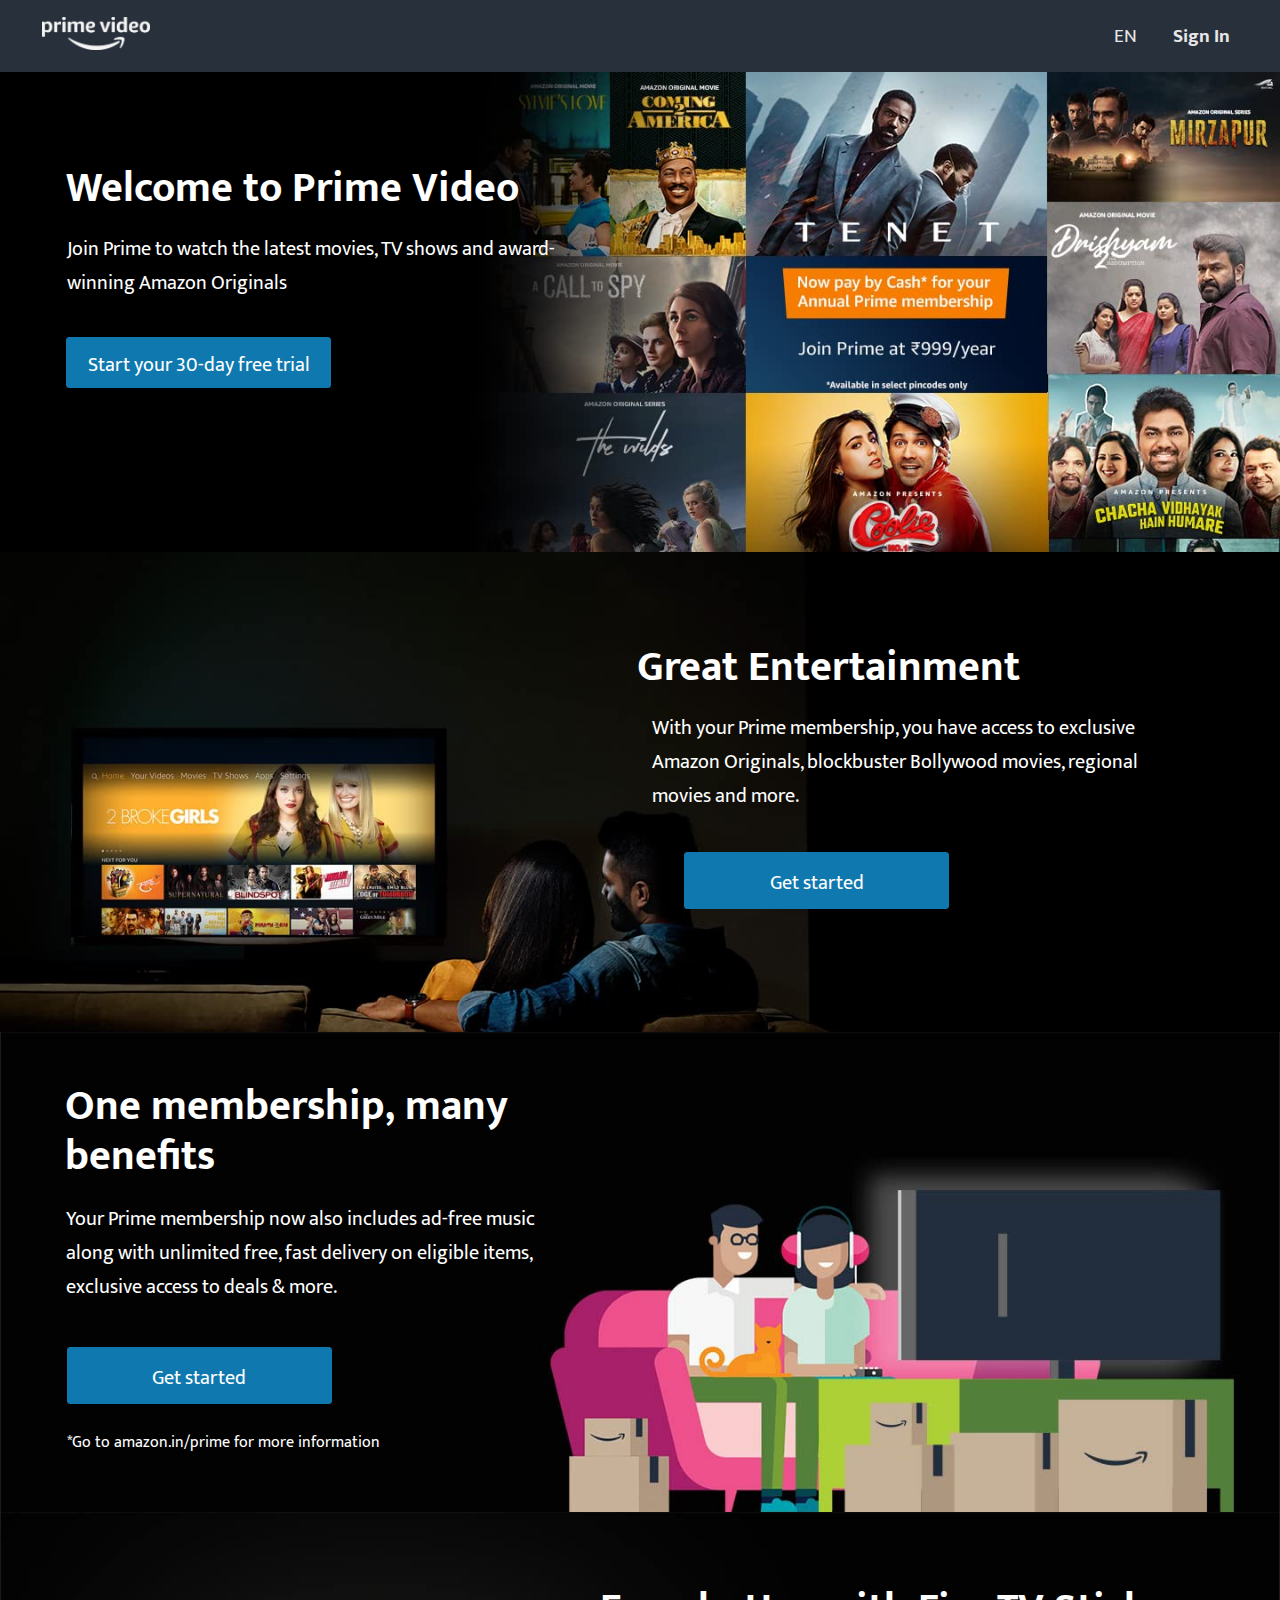
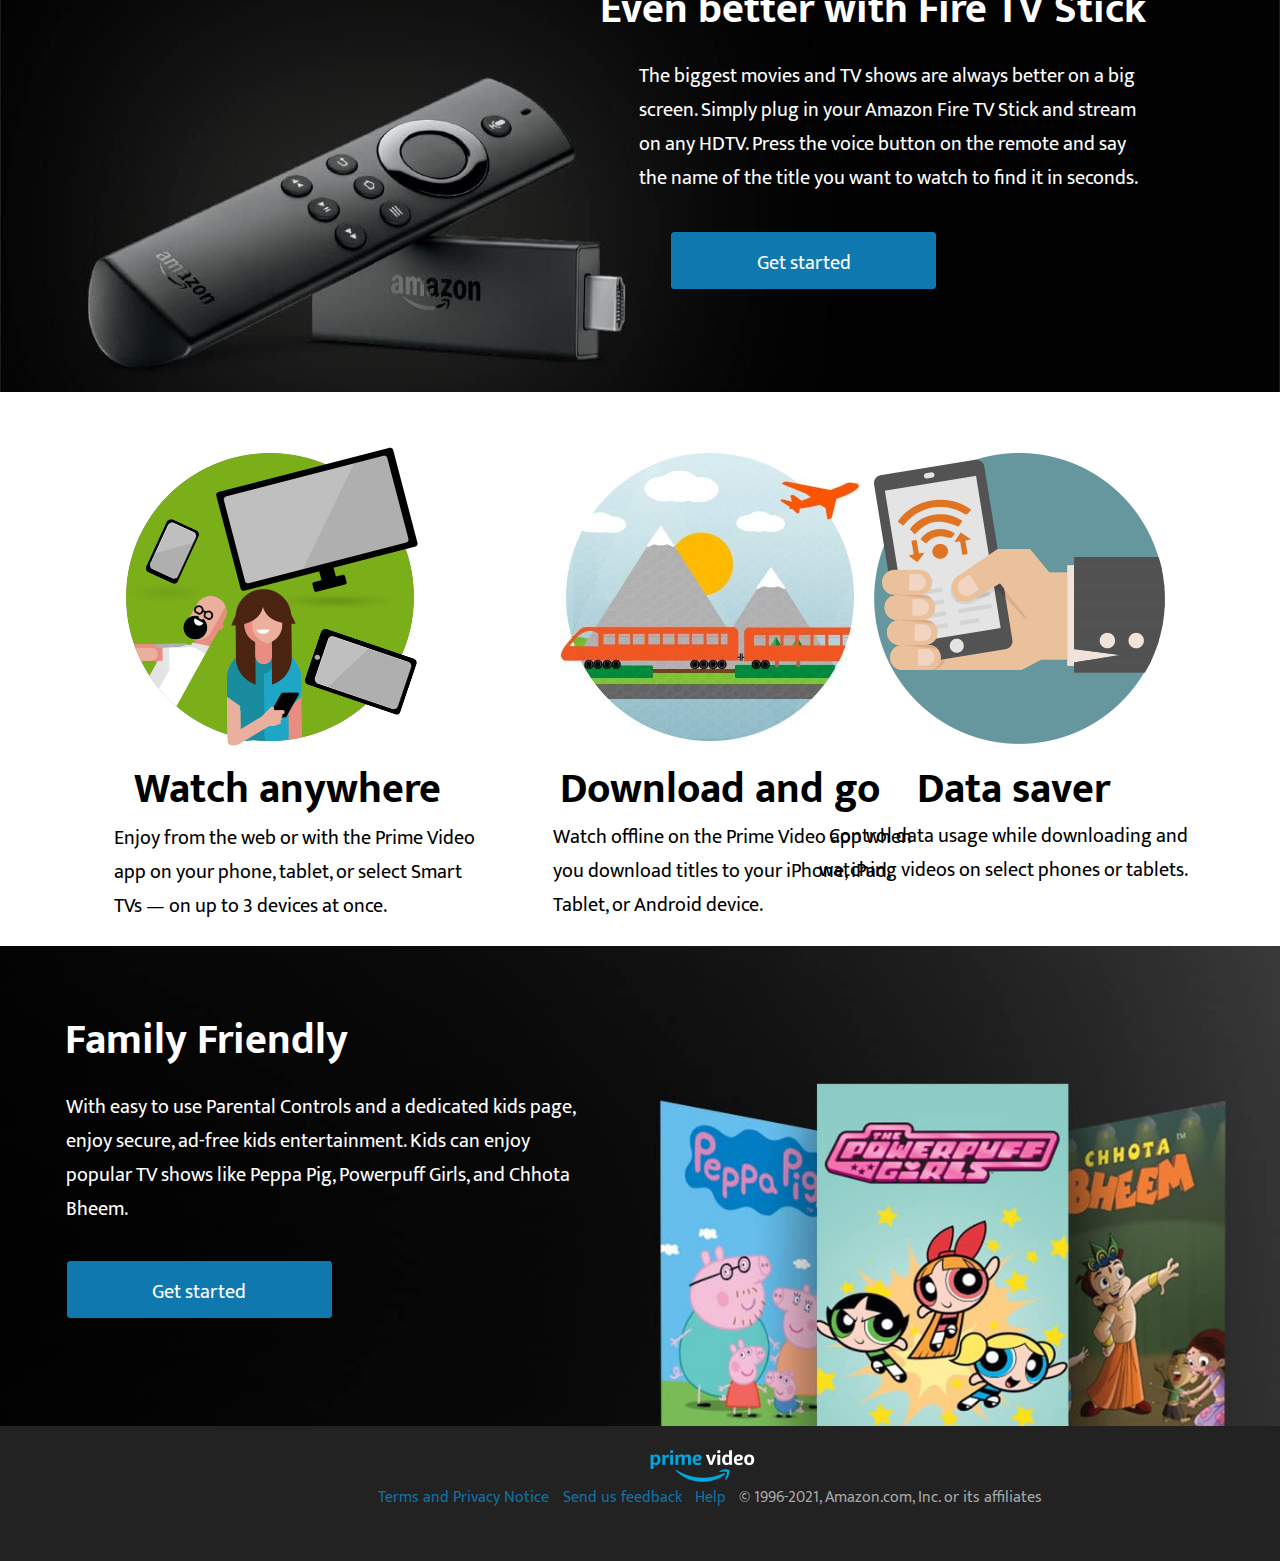
<file: AmazonPrime-FirstPage/HTML/index.html>
<!DOCTYPE html>
<html lang="en">
<head>
    <meta charset="UTF-8">
    <meta http-equiv="X-UA-Compatible" content="IE=edge">
    <meta name="viewport" content="width=device-width, initial-scale=1.0">
    <title>Welcome to Prime Video</title>
    <link rel="stylesheet" href="../CSS/style.css">
    <link rel="shortcut icon" href="../images/favicon_prime.png" type="image/x-icon">
    <link rel="preconnect" href="https://fonts.gstatic.com">
    <link href="https://fonts.googleapis.com/css2?family=Mukta:wght@300&display=swap" rel="stylesheet">
</head>
<body>
    <header>
        <div id="main-head">
            <a href="index.html"><img id="logo" src="../images/Prime_Video_Logo.png" alt="main-logo"></a>
            <h3 id="lang">EN</h3>
            <a href="https://www.primevideo.com/auth-redirect/ref=atv_nb_sign_in?signin=1&returnUrl=%2F%3Fref_%3Ddv_web_force_root"><h3 id="sign-in">Sign In</h3></a>
        </div>
    </header>
    <div class="welcome-view">
        <h1>Welcome to Prime Video</h1>
        <h3>Join Prime to watch the latest movies, TV shows and award- <br> winning Amazon Originals</h3>
        <a href="https://www.primevideo.com/region/eu/auth-redirect/ref_=dvm_mlp_in_ai_s_g_unrec_lego/ref=atv_mlp_default_ft?_encoding=UTF8&amp%3BreturnUrl=%2Fregion%2Ffr%2F&deviceTypeId=A13Q6A55DBZB7M&signin=1"><h3 id="trial">Start your 30-day free trial</h3></a>
    </div>
    <div class="tv-view">
        <h1>Great Entertainment</h1>
        <h3>With your Prime membership, you have access to exclusive <br> Amazon Originals, blockbuster Bollywood movies, regional <br> movies and more.</h3>
        <a href="https://www.primevideo.com/region/eu/auth-redirect/ref_=dvm_mlp_in_ai_s_g_unrec_lego3t1/ref=dvm_MLP_IN_Popt_2_ft?_encoding=UTF8&amp%3BreturnUrl=%2Fregion%2Ffr%2F&deviceTypeId=A13Q6A55DBZB7M&signin=1"><h3 id="get-started">Get started</h3></a>
    </div>
    <div class="living-room-view">
        <h1>One membership, many</h1>
        <h2>benefits</h2>
        <h3>Your Prime membership now also includes ad-free music <br> along with unlimited free, fast delivery on eligible items, <br> exclusive access to deals & more.</h3>
        <a href="https://www.primevideo.com/region/eu/auth-redirect/ref_=dvm_mlp_in_ai_s_g_unrec_lego5t1/ref=dvm_MLP_IN_Prime_3_ft?_encoding=UTF8&amp%3BreturnUrl=%2Fregion%2Ffr%2F&deviceTypeId=A13Q6A55DBZB7M&signin=1"><h3 id="get-started-2">Get started</h3></a>
        <p>*Go to amazon.in/prime for more information</p>
    </div>
    <div class="fire-stick-view">
        <h1>Even better with Fire TV Stick</h1>
        <h3>The biggest movies and TV shows are always better on a big <br> screen. Simply plug in your Amazon Fire TV Stick and stream <br> on any HDTV. Press the voice button on the remote and say <br> the name of the title you want to watch to find it in seconds.</h3>
        <a href="https://www.primevideo.com/region/eu/auth-redirect/ref_=dvm_mlp_in_ai_s_g_unrec_6legot1/ref=dvm_MLP_IN_FTV_ft?_encoding=UTF8&amp%3BreturnUrl=%2Fregion%2Ffr%2F&deviceTypeId=A13Q6A55DBZB7M&signin=1"><h3 id="get-started-3">Get started</h3></a>
    </div>
    <div class="white-bg-view">
        <img id="watch-anywhere-img" src="../images/sub1.png" alt="watch anywhere">
        <h1>Watch anywhere</h1>
        <h3>Enjoy from the web or with the Prime Video <br> app on your phone, tablet, or select Smart <br> TVs — on up to 3 devices at once.</h3>
        <img id="download-go-img" src="../images/sub2.jpg" alt="download and go">
        <h1 id="sub_head1">Download and go</h1>
        <h3 id="sub_head2">Watch offline on the Prime Video app when <br> you download titles to your iPhone, iPad, <br> Tablet, or Android device.</h3>
        <img src="../images/sub3.png" alt="data saver" id="data-saver-img">
        <h1 id="sub_head3">Data saver</h1>
        <h3 id="sub_head4">Control data usage while downloading and <br> watching videos on select phones or tablets.</h3>
    </div>
    <div class="fam-friendly-view">
        <h1>Family Friendly</h1>
        <h3>With easy to use Parental Controls and a dedicated kids page, <br> enjoy secure, ad-free kids entertainment. Kids can enjoy <br> popular TV shows like Peppa Pig, Powerpuff Girls, and Chhota <br> Bheem.</h3>
        <a href="https://www.primevideo.com/region/eu/auth-redirect/ref_=dvm_mlp_in_ai_s_g_unrec_8legot1/ref=dvm_MLP_IN_family_ft?_encoding=UTF8&amp%3BreturnUrl=%2Fregion%2Ffr%2F&deviceTypeId=A13Q6A55DBZB7M&signin=1"><h3 id="get-started-4">Get started</h3></a>
    </div>
    <footer>
        <div class="main-footer">
            <img src="../images/footer_logo.png" alt="logo" id="footer-logo">
            <div id="links">
                <a id="link1" href="https://www.primevideo.com/help/ref=dvm_MLP_EU_privacy?nodeId=202064890">Terms and Privacy Notice</a>
                <a id="link2" href="https://www.primevideo.com/contactus/ref=dvm_MLP_EU_contact">Send us feedback</a>
                <a id="link3" href="https://www.primevideo.com/help/ref=dvm_MLP_EU_help">Help</a>
                <span id="copyright">© 1996-2021, Amazon.com, Inc. or its affiliates</span>
            </div>
        </div>
    </footer>
</body>
</html>
</file>
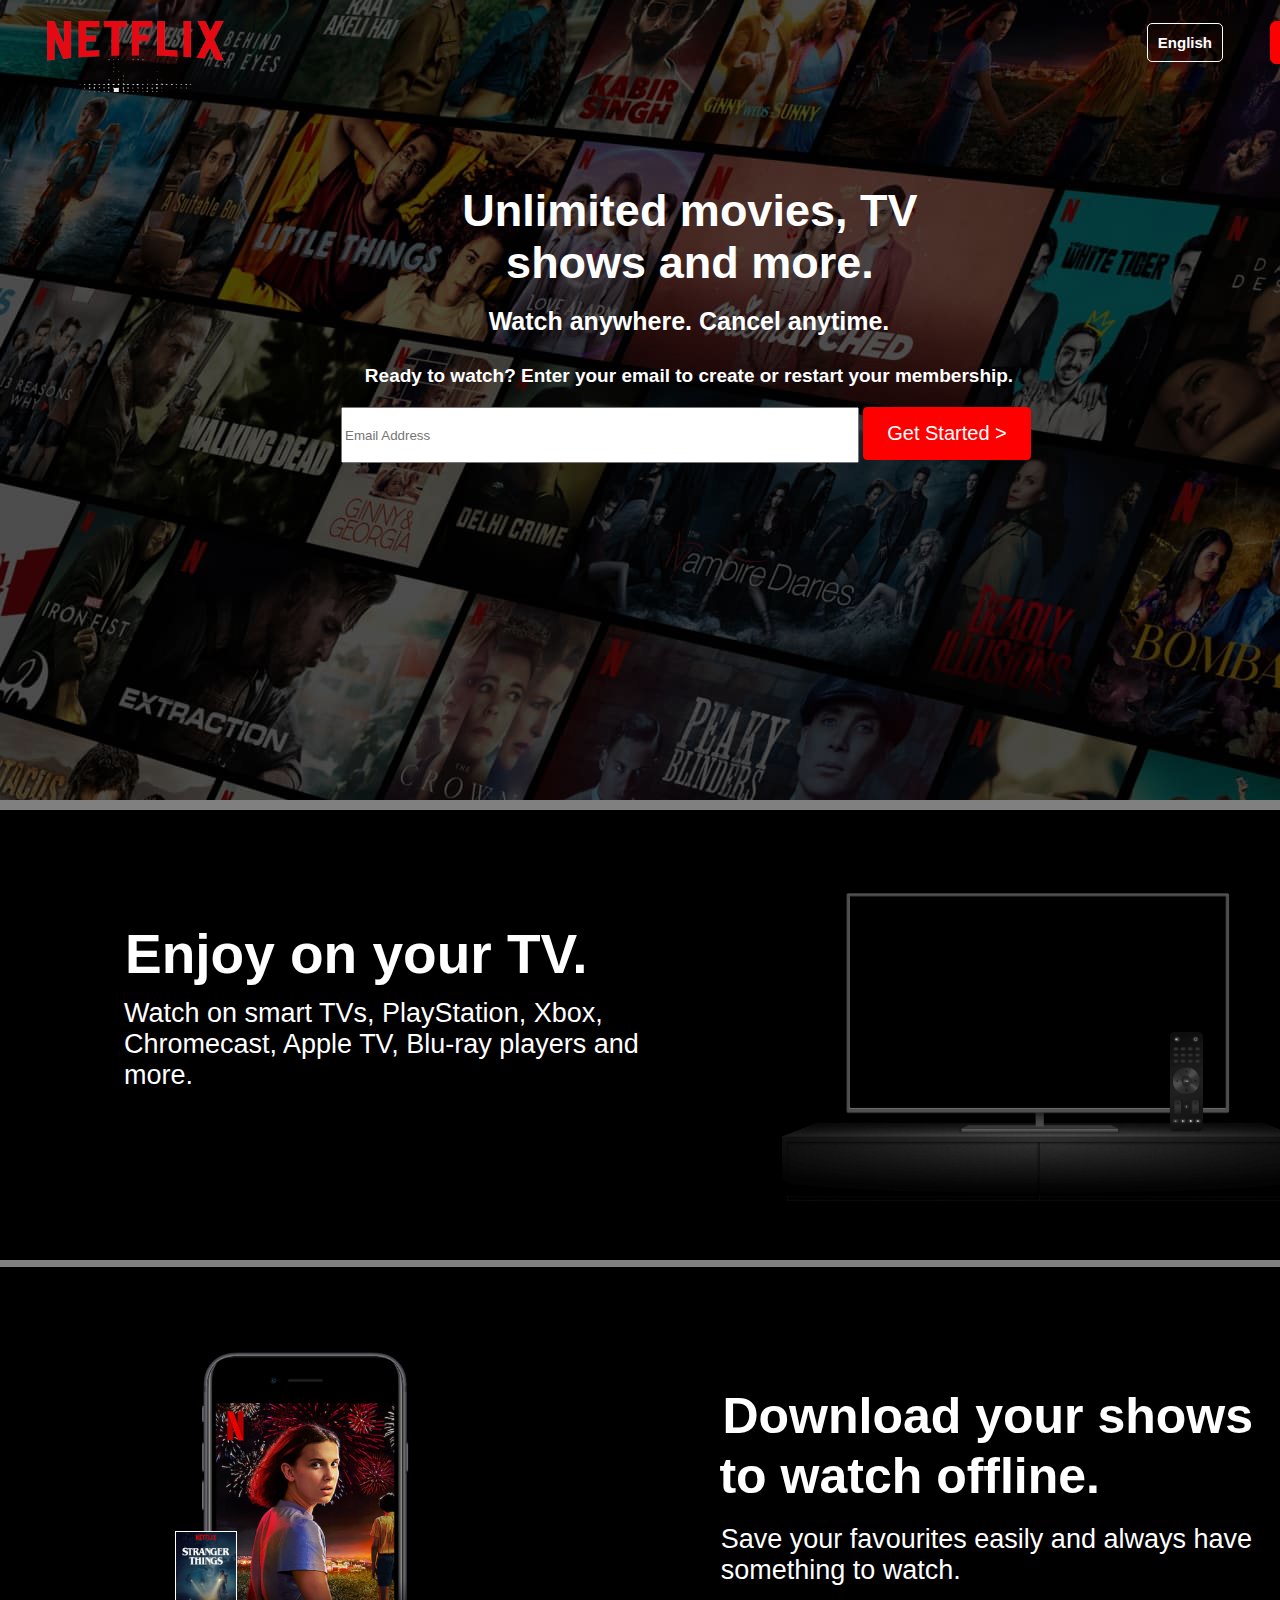
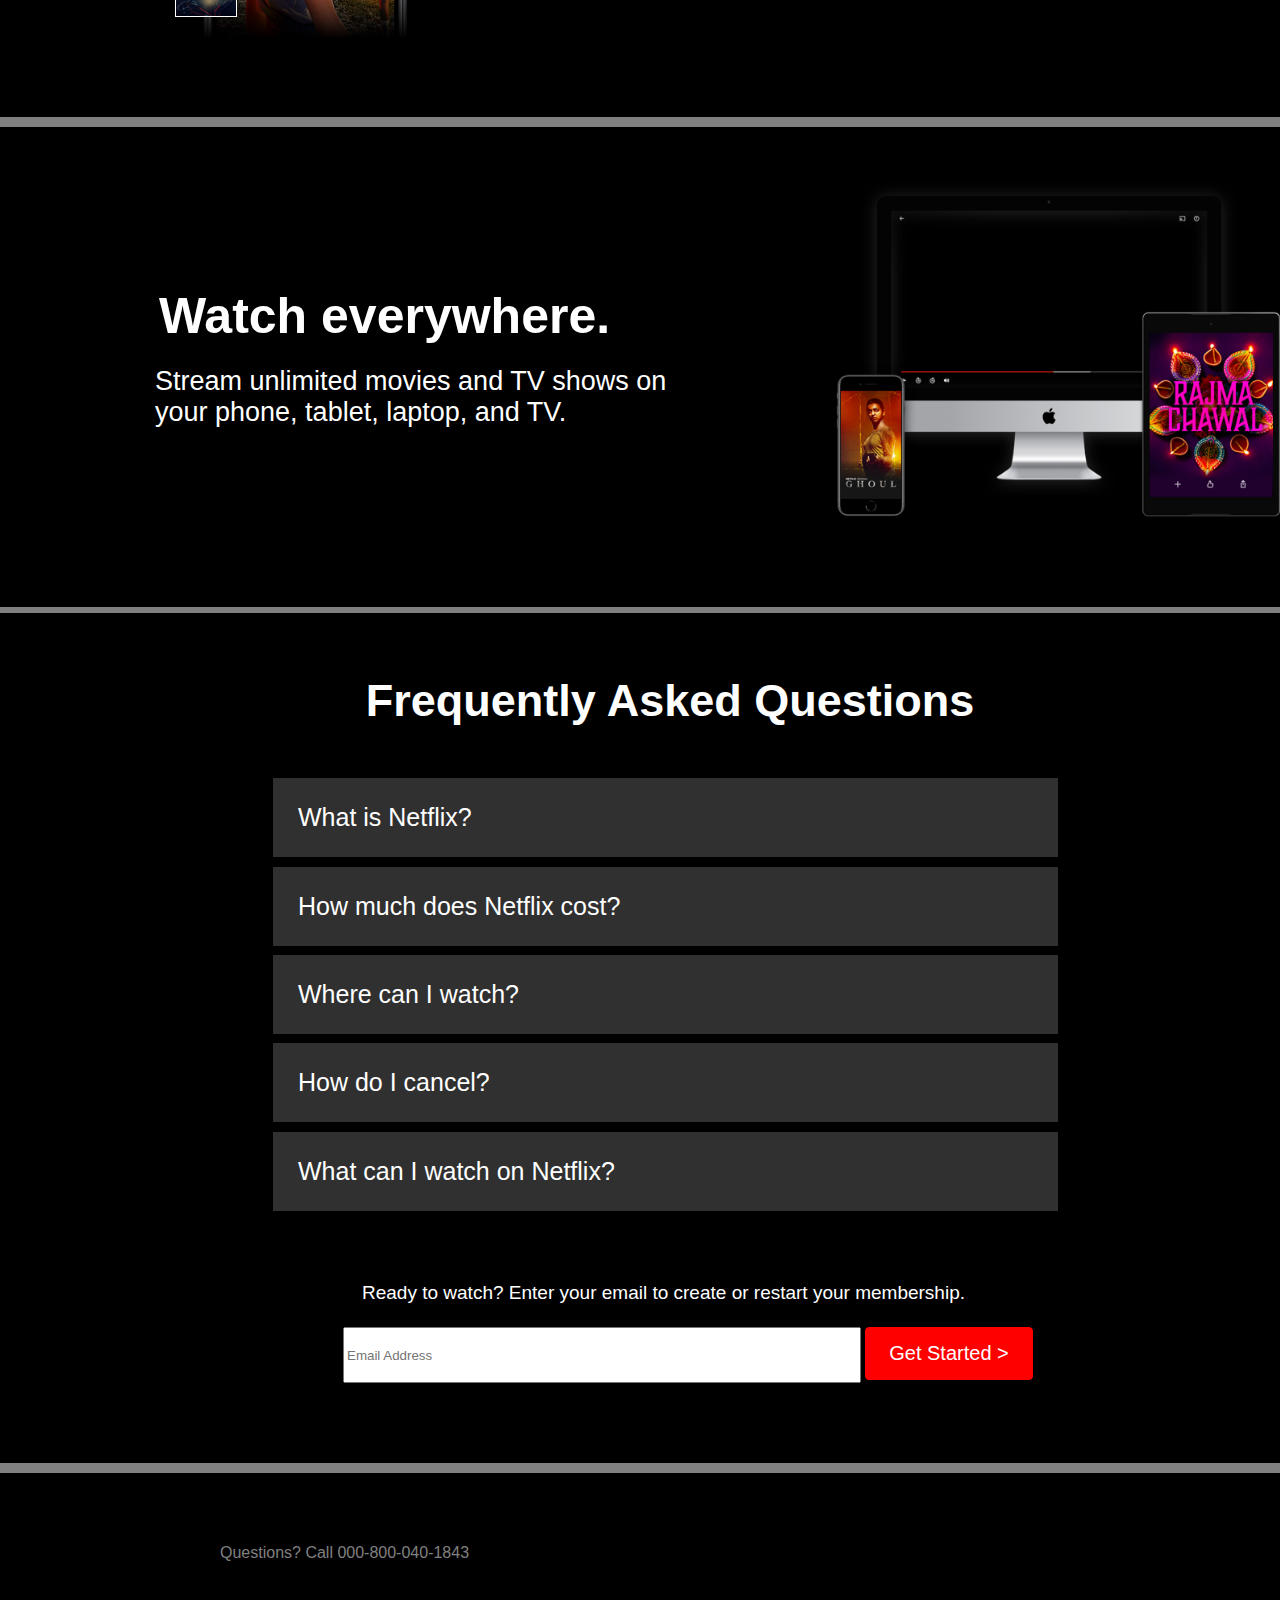
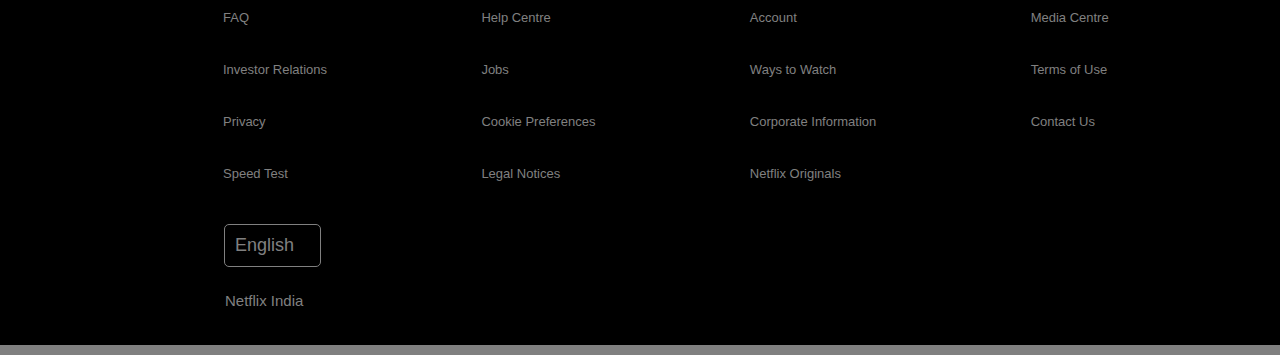
<file: Netflix_Clone/HTML/index.html>
<!DOCTYPE html>
<html lang="en">
<head>
    <meta charset="UTF-8">
    <meta http-equiv="X-UA-Compatible" content="IE=edge">
    <meta name="viewport" content="width=device-width, initial-scale=1.0">
    <title>Netflix India – Watch TV Shows Online, Watch Movies Online</title>
    <link rel="stylesheet" href="../CSS/index.css">
    <link rel="shortcut icon" href="../Images/logo-net.jfif" type="image/x-icon">
</head>
<body>
    <div class="head">
        <img src="../Images/netflix-logo1.png" alt="main-logo">
        <div class="main-content">
            <p class="lang">English</p>
            <p class="sign-in">Sign In</p>
            <h1 class="main1">Unlimited movies, TV <br>shows and more.</h1>
            <h1 class="main2">Watch anywhere. Cancel anytime.</h1>
            <h1 class="main3">Ready to watch? Enter your email to create or restart your membership.</h1>
        </div>
        <form>
            <input type="email" id="email" name="email" placeholder="Email Address">
            <input type="submit" id="submit" value="Get Started >">
        </form>
    </div>
    <div class="middle">
        <h1>Enjoy on your TV.</h1>
        <h2>Watch on smart TVs, PlayStation, Xbox, <br> Chromecast, Apple TV, Blu-ray players and <br> more.</h2>
        <img src="../Images/tv.png" alt="tv-img">
    </div>
    <div class="middle-phone">
        <h1>Download your shows</h1>
        <h3>to watch offline.</h3>
        <h2>Save your favourites easily and always have <br> something to watch.</h2>
        <img class="mobile" src="../Images/mobile.jpg" alt="img-mobile">
        <img class="mobile-top-img" src="../Images/stg-img.png" alt="img-phone-logo">
    </div>
    <div class="bottom">
        <h1>Watch everywhere.</h1>
        <h2>Stream unlimited movies and TV shows on <br> your phone, tablet, laptop, and TV.</h2>
        <img src="../Images/mac.png" alt="img-mac">
    </div>
    <div class="footer">
        <h1 id="foot-heading">Frequently Asked Questions</h1>
        <div class="foot">
            <h2 class="faq1">What is Netflix?</h2>
            <h2 class="faq2">How much does Netflix cost?</h2>
            <h2 class="faq3">Where can I watch?</h2>
            <h2 class="faq4">How do I cancel?</h2>
            <h2 class="faq5">What can I watch on Netflix?</h2>
        </div>
        <h4>Ready to watch? Enter your email to create or restart your membership.</h4>
        <form>
            <input type="email" id="email" name="email" placeholder="Email Address">
            <input type="submit" id="submit" value="Get Started >">
        </form>
    </div>
    <div class="contact-us">
        <p id="ctc-num">Questions? Call 000-800-040-1843</p>
        <p class="lang-bottom">English</p>
        <p class="cc">Netflix India</p>
        <div class="help">
            <p class="row-1"><a href="#">FAQ</a></p>
            <p class="row-2"><a href="#">Help Centre</a></p>
            <p class="row-3"><a href="#">Account</a></p>
            <p class="row-4"><a href="#">Media Centre</a></p>
            <p class="row-5"><a href="#">Investor Relations</a></p>
            <p class="row-6"><a href="#">Jobs</a></p>
            <p class="row-7"><a href="#">Ways to Watch</a></p>
            <p class="row-8"><a href="#">Terms of Use</a></p>
            <p class="row-9"><a href="#">Privacy</a></p>
            <p class="row-10"><a href="#">Cookie Preferences</a></p>
            <p class="row-11"><a href="#">Corporate Information</a></p>
            <p class="row-12"><a href="#">Contact Us</a></p>
            <p class="row-13"><a href="#">Speed Test</a></p>
            <p class="row-14"><a href="#">Legal Notices</a></p>
            <p class="row-15"><a href="#">Netflix Originals</a></p>
        </div>
    </div>
</body>
</html>
</file>
<file: AmazonPrime-FirstPage/CSS/style.css>
body{
    margin: 0;
    padding: 0;
}

a{
    text-decoration: none;
}

header{
    position: sticky;
    z-index: 100;
    top: 0;
}

#main-head{
    height: 72px;
    background-color: #48556A;;
    background-image: linear-gradient(315deg, #485461 0%, #28313b 0%);
}

#logo{
    width: 108px;
    position: relative;
    top: 17px;
    left: 42px;
}

#lang{
    color: #e6e6e6;
    font-weight: normal;
    font-family: 'Mukta', sans-serif;
    position: absolute;
    top: 2px;
    right: 143px;
}

#sign-in{
    color: #e6e6e6;
    font-weight: normal;
    font-family: 'Mukta', sans-serif;
    position: absolute;
    top: 2px;
    right: 50px;
    font-weight: bold;
}

.welcome-view{
    height: 480px;
    background-image: url('../images/first_img.jpg');
    background-repeat: no-repeat;
    background-size: cover;
    position: relative;
}

.welcome-view h1{
    color: white;
    font-family: 'Mukta', sans-serif;
    font-weight: bold;
    font-size: 42px;
    position: absolute;
    top: 54px;
    left: 66px;
}

.welcome-view h3{
    color: white;
    font-weight: normal;
    font-family: 'Mukta', sans-serif;
    top: 140px;
    left: 67px;
    position: absolute;
    font-size: 20px;
}

#trial{
    position: absolute;
    color: white;
    border: 1px solid #0f79af;
    background-color: #0f79af;
    font-size: 20px;
    font-family: 'Mukta', sans-serif;
    top: 245px;
    left: 66px;
    border-radius: 3px;
    padding: 10px;
    text-align: center;
    width: 19%;
    height: 6%;
}

.tv-view{
    height: 480px;
    background-image: url('../images/second_tv.jpg');
    background-repeat: no-repeat;
    background-size: cover;
    position: relative;
}

.tv-view h1{
    color: white;
    font-family: 'Mukta', sans-serif;
    font-weight: bold;
    font-size: 42px;
    position: absolute;
    top: 53px;
    right: 260px;
}

.tv-view h3{
    color: white;
    font-weight: normal;
    font-family: 'Mukta', sans-serif;
    position: absolute;
    font-size: 20px;
    top: 139px;
    right: 142px;
}

#get-started{
    position: absolute;
    color: white;
    border: 1px solid #0f79af;
    background-color: #0f79af;
    font-size: 20px;
    font-family: 'Mukta', sans-serif;
    top: 280px;
    right: 331px;
    border-radius: 3px;
    padding: 13px;
    text-align: center;
    width: 18.5%;
    height: 6%;
}

.living-room-view{
    height: 480px;
    background-image: url('../images/room_third.jpg');
    background-repeat: no-repeat;
    background-size: cover;
    position: relative;
}

.living-room-view h1{
    color: white;
    font-family: 'Mukta', sans-serif;
    font-weight: bold;
    font-size: 42px;
    position: absolute;
    top: 12px;
    left: 65px;
}

.living-room-view h2{
    color: white;
    font-family: 'Mukta', sans-serif;
    font-weight: bold;
    font-size: 42px;
    position: absolute;
    top: 55px;
    left: 65px;
}

.living-room-view h3{
    color: white;
    font-weight: normal;
    font-family: 'Mukta', sans-serif;
    position: absolute;
    font-size: 20px;
    top: 150px;
    left: 66px;
}

#get-started-2{
    position: absolute;
    color: white;
    border: 1px solid #0f79af;
    background-color: #0f79af;
    font-size: 20px;
    font-family: 'Mukta', sans-serif;
    top: 295px;
    left: 67px;
    border-radius: 3px;
    padding: 13px;
    text-align: center;
    width: 18.5%;
    height: 6%;
}

.living-room-view p{
    position: absolute;
    color: white;
    font-size: 15.5px;
    font-family: 'Mukta', sans-serif;
    top: 381px;
    left: 67px;
}

.fire-stick-view{
    height: 480px;
    background-image: url('../images/fstick_fourth.jpg');
    background-repeat: no-repeat;
    background-size: cover;
    position: relative;
}

.fire-stick-view h1{
    color: white;
    font-family: 'Mukta', sans-serif;
    font-weight: bold;
    font-size: 42px;
    position: absolute;
    top: 35px;
    right: 134px;
}

.fire-stick-view h3{
    color: white;
    font-weight: normal;
    font-family: 'Mukta', sans-serif;
    position: absolute;
    font-size: 20px;
    top: 127px;
    right: 142px;
}

#get-started-3{
    position: absolute;
    color: white;
    border: 1px solid #0f79af;
    background-color: #0f79af;
    font-size: 20px;
    font-family: 'Mukta', sans-serif;
    top: 300px;
    right: 344px;
    border-radius: 3px;
    padding: 13px;
    text-align: center;
    width: 18.5%;
    height: 6%;
}

.white-bg-view{
    height: 520px;
    background-color: white;
    position: relative;
}

#watch-anywhere-img{
    position: absolute;
    top: 55px;
    left: 120px;
}

.white-bg-view h1{
    color: black;
    font-family: 'Mukta', sans-serif;
    font-weight: bold;
    font-size: 42px;
    position: absolute;
    bottom: 60px;
    left: 134px;
}

.white-bg-view h3{
    color: black;
    font-weight: normal;
    font-family: 'Mukta', sans-serif;
    position: absolute;
    bottom: -31px;
    left: 114px;
    font-size: 20px;
}

#download-go-img{
    position: absolute;
    top: 55px;
    left: 560px;
}

#sub_head1{
    color: black;
    font-family: 'Mukta', sans-serif;
    font-weight: bold;
    font-size: 42px;
    position: absolute;
    bottom: 60px;
    left: 560px;
}

#sub_head2{
    color: black;
    font-weight: normal;
    font-family: 'Mukta', sans-serif;
    position: absolute;
    bottom: -30px;
    left: 553px;
    font-size: 20px;
}

#data-saver-img{
    position: absolute;
    top: 55px;
    right: 112px; 
}

#sub_head3{
    color: black;
    font-family: 'Mukta', sans-serif;
    font-weight: bold;
    font-size: 42px;
    position: absolute;
    bottom: 60px;
    right: 170px;
    text-align: right;
}

#sub_head4{
    color: black;
    font-weight: normal;
    font-family: 'Mukta', sans-serif;
    position: absolute;
    bottom: 5px;
    right: 92px;
    text-align: right;
    font-size: 20px;
}

.fam-friendly-view{
    height: 480px;
    background-image: url('../images/bottom_fifth.jpg');
    background-repeat: no-repeat;
    background-size: cover;
    position: relative;
    top: 34px;
}

.fam-friendly-view h1{
    color: white;
    font-family: 'Mukta', sans-serif;
    font-weight: bold;
    font-size: 42px;
    position: absolute;
    top: 32px;
    left: 65px;
}

.fam-friendly-view h3{
    color: white;
    font-weight: normal;
    font-family: 'Mukta', sans-serif;
    position: absolute;
    font-size: 20px;
    top: 124px;
    left: 66px;
}

#get-started-4{
    position: absolute;
    color: white;
    border: 1px solid #0f79af;
    background-color: #0f79af;
    font-size: 20px;
    font-family: 'Mukta', sans-serif;
    top: 295px;
    left: 67px;
    border-radius: 3px;
    padding: 13px;
    text-align: center;
    width: 18.5%;
    height: 6%;
}

.main-footer{
    height: 135px;
    position: relative;
    background-color: #222;
    top: 34px;
    text-decoration: none;
    font-family: 'Mukta', sans-serif;
}

#footer-logo{
    position: absolute;
    top: 24px;
    left: 648px;
}

#links{
    position: absolute;
    top: 58px;
    left: 373px;
    opacity: 0.9;
}

#links a{
    color: #0f79af;
}

#link1{
    margin: 5px;
}

#link2{
    margin: 5px;
}

#link3{
    margin: 4px;
}

#copyright{
    margin: 5px;
    color: #b3b3b3;
}
</file>
<file: Netflix_Clone/CSS/index.css>
body{
    margin: 0;
    padding: 0;
}

.head{
    display: block;
    height: 800px;
    width: 1500px;
    position: relative;
    background: linear-gradient(rgba(0, 0, 0, 0.6), rgba(0, 0, 0, 0.6)), url('../Images/netflix-bg.jpg');
    background-repeat: no-repeat;
    border-bottom: 10px solid grey;
    border-width: 10px;
}

.head img{
    width: 217px;
    height: 105px;
    position: relative;
    margin: -22px;
    padding: 5px;
    left: 44px;
    top: 4px;
}

.main-content{
    position: relative;
    color: #ffffff;
    top: 80px;
    text-align: center;
    right: 61px;
    font-family: 'Lucida Sans', 'Lucida Sans Regular', 'Lucida Grande', 'Lucida Sans Unicode', Geneva, Verdana, sans-serif;
    font-weight: bold;
}

.main-content .main1{
    position: relative;
    font-size: 45px;
    right: -77px;
}

.main-content .main2{
    font-size: 25px;
    position: relative;
    bottom: 12px
}

.main-content .main3{
    font-size: 19px;
}

.lang{
    color: white;
    font-size: 15px;
    position: relative;
    top: -177px;
    right: 216px;
    float: right;
    border: 0.5px solid white;
    padding: 10px;
    border-radius: 5px;
}

.sign-in{
    color: white;
    font-size: 15px;
    position: relative;
    top: -179px;
    right: 17px;
    float: right;
    border: 0.5px solid red;
    background-color: red;
    padding: 12px;
    border-radius: 6px;
}

form{
    position: relative;
    top: 87px;
    text-align: center;
    left: -64px;
}

#email{
    height: 50px;
    width: 34%;
}

#submit{
    color: white;
    background-color: red;
    font-size: 20px;
    border: 1px solid red;
    height: 53px;
    width: 168px;
    border-radius: 4px;
}

.middle{
    position: absolute;
    height: 450px;
    width: 1500px;
    background-color: black;
    /*background-color: #2d3436;*/
    /*background-image: linear-gradient(315deg, #2d3436 0%, #000000 74%);*/
    border-bottom: 10px solid grey;
    border-width: 10px;
}

.middle h1{
    font-size: 55px;
    color: #ffffff;
    font-family: 'Lucida Sans', 'Lucida Sans Regular', 'Lucida Grande', 'Lucida Sans Unicode', Geneva, Verdana, sans-serif;
    position: relative;
    left: 125px;
    top: 75px;
    font-weight: bolder;
}

.middle h2{
    font-size: 27px;
    color: #ffffff;
    font-family: 'Lucida Sans', 'Lucida Sans Regular', 'Lucida Grande', 'Lucida Sans Unicode', Geneva, Verdana, sans-serif;
    position: relative;
    font-weight: normal;
    top: 50px;
    left: 124px;
}

.middle img{
    position: relative;
    top: -247px;
    left: -202px;
    float: right;
    width: 516px;
}

.middle-phone{
    position: relative;
    height: 450px;
    width: 1500px;
    background-color: black;
    /*background-color: #2d3436;*/
    /*background-image: linear-gradient(315deg, #2d3436 0%, #000000 74%);*/
    border-bottom: 10px solid grey;
    border-width: 10px;
    top: 423px;
}

.middle-phone h1{
    font-size: 50px;
    color: #ffffff;
    font-family: 'Lucida Sans', 'Lucida Sans Regular', 'Lucida Grande', 'Lucida Sans Unicode', Geneva, Verdana, sans-serif;
    position: relative;
    left: -247px;
    top: 120px;
    font-weight: bolder;
    text-align: right;
}

.middle-phone h2{
    font-size: 27px;
    color: #ffffff;
    font-family: 'Lucida Sans', 'Lucida Sans Regular', 'Lucida Grande', 'Lucida Sans Unicode', Geneva, Verdana, sans-serif;
    position: relative;
    font-weight: normal;
    top: 19px;
    left: -248px;
    float: right;
}

.middle-phone h3{
    font-size: 50px;
    color: #ffffff;
    font-family: 'Lucida Sans', 'Lucida Sans Regular', 'Lucida Grande', 'Lucida Sans Unicode', Geneva, Verdana, sans-serif;
    position: relative;
    left: -400px;
    top: 72px;
    font-weight: bolder;
    text-align: right;
}

.mobile{
    position: relative;
    width: 30%;
    top: -181px;
    left: 80px;
}

.mobile-top-img{
    position: relative;
    z-index: 0;
    width: 4%;
    top: -203px;
    left: -279px;
    border: 1px solid white;
}

.bottom{
    position: relative;
    height: 480px;
    width: 1500px;
    background-color: black;
    border-bottom: 10px solid grey;
    border-width: 10px;
    top: 390px;
}

.bottom h1{
    font-size: 50px;
    color: #ffffff;
    font-family: 'Lucida Sans', 'Lucida Sans Regular', 'Lucida Grande', 'Lucida Sans Unicode', Geneva, Verdana, sans-serif;
    position: relative;
    left: 159px;
    top: 160px;
    font-weight: bolder;
}

.bottom h2{
    font-size: 27px;
    color: #ffffff;
    font-family: 'Lucida Sans', 'Lucida Sans Regular', 'Lucida Grande', 'Lucida Sans Unicode', Geneva, Verdana, sans-serif;
    position: relative;
    font-weight: normal;
    top: 147px;
    left: 155px;
}

.bottom img{
    position: relative;
    width: 516px;
    float: right;
    bottom: 134px;
    right: 190px;
}

.footer{
    position: relative;
    height: 850px;
    width: 1500px;
    background-color: black;
    border-bottom: 10px solid grey;
    border-width: 10px;
    top: 356px;
}

#foot-heading{
    font-size: 45px;
    color: #ffffff;
    font-family: 'Lucida Sans', 'Lucida Sans Regular', 'Lucida Grande', 'Lucida Sans Unicode', Geneva, Verdana, sans-serif;
    position: relative;
    font-weight: bolder;
    text-align: center;
    left: 178px;
    top: 62px;
}

.foot{
    position: relative;
    display: grid;
    grid-template-columns: auto;
    grid-row-gap: 1px;
    top: 55px;
}

.faq1{
    position: relative;
    width: 49%;
    color: white;
    font-size: 25px;
    font-family: 'Lucida Sans', 'Lucida Sans Regular', 'Lucida Grande', 'Lucida Sans Unicode', Geneva, Verdana, sans-serif;
    font-weight: normal;
    margin: 3px;
    background-color: rgb(48,48,48);
    padding: 25px;
    left: 270px;
    top: 25px;
}

.faq2{
    position: relative;
    color: white;
    font-size: 25px;
    font-family: 'Lucida Sans', 'Lucida Sans Regular', 'Lucida Grande', 'Lucida Sans Unicode', Geneva, Verdana, sans-serif;
    font-weight: normal;
    margin: 3px;
    background-color: rgb(48,48,48);
    padding: 25px;
    width: 49%;
    left: 270px;
    top: 28px;
}

.faq3{
    position: relative;
    color: white;
    font-size: 25px;
    font-family: 'Lucida Sans', 'Lucida Sans Regular', 'Lucida Grande', 'Lucida Sans Unicode', Geneva, Verdana, sans-serif;
    font-weight: normal;
    margin: 3px;
    background-color: rgb(48,48,48);
    padding: 25px;
    width: 49%;
    left: 270px;
    top: 30px;
}

.faq4{
    position: relative;
    color: white;
    font-size: 25px;
    font-family: 'Lucida Sans', 'Lucida Sans Regular', 'Lucida Grande', 'Lucida Sans Unicode', Geneva, Verdana, sans-serif;
    font-weight: normal;
    margin: 3px;
    background-color: rgb(48,48,48);
    padding: 25px;
    width: 49%;
    left: 270px;
    top: 32px;
}

.faq5{
    position: relative;
    color: white;
    font-size: 25px;
    font-family: 'Lucida Sans', 'Lucida Sans Regular', 'Lucida Grande', 'Lucida Sans Unicode', Geneva, Verdana, sans-serif;
    font-weight: normal;
    margin: 3px;
    background-color: rgb(48,48,48);
    padding: 25px;
    width: 49%;
    left: 270px;
    top: 35px;
}

.footer h4{
    color: white;
    position: relative;
    font-family: 'Lucida Sans', 'Lucida Sans Regular', 'Lucida Grande', 'Lucida Sans Unicode', Geneva, Verdana, sans-serif;
    font-weight: normal;
    bottom: -132px;
    left: 362px;
    font-size: 19px;
}

.footer form{
    position: relative;
    top: 130px;
    left: -62px;
}

.contact-us{
    position: relative;
    height: 472px;
    width: 1500px;
    background-color: black;
    border-bottom: 10px solid grey;
    border-width: 10px;
    top: 340px;
}

#ctc-num{
    position: relative;
    font-family: 'Lucida Sans', 'Lucida Sans Regular', 'Lucida Grande', 'Lucida Sans Unicode', Geneva, Verdana, sans-serif;
    color: grey;
    left: 220px;
    top: 71px;
}

.help a{
    text-decoration: none;
    color: grey;
    font-family: 'Lucida Sans', 'Lucida Sans Regular', 'Lucida Grande', 'Lucida Sans Unicode', Geneva, Verdana, sans-serif;
}

.help{
    position: relative;
    display: grid;
    grid-template-columns: auto auto auto auto;
    grid-row-gap: 10px;
    top: -220px;
    font-size: 13px;
    left: -7px;
    margin: 230px;
}

.help a:hover{
    text-decoration: underline grey;
}

.lang-bottom{
    color: grey;
    font-size: 18px;
    position: relative;
    border: 0.5px solid grey;
    padding: 10px;
    border-radius: 5px;
    top: 315px;
    width: 5%;
    font-family: 'Lucida Sans', 'Lucida Sans Regular', 'Lucida Grande', 'Lucida Sans Unicode', Geneva, Verdana, sans-serif;
    padding: 10px;
    left: 224px;
}

.cc{
    position: relative;
    color: grey;
    top: 322px;
    left: 225px;
    width: 6%;
    font-size: 15px;
    font-family: 'Lucida Sans', 'Lucida Sans Regular', 'Lucida Grande', 'Lucida Sans Unicode', Geneva, Verdana, sans-serif;
}
</file>
